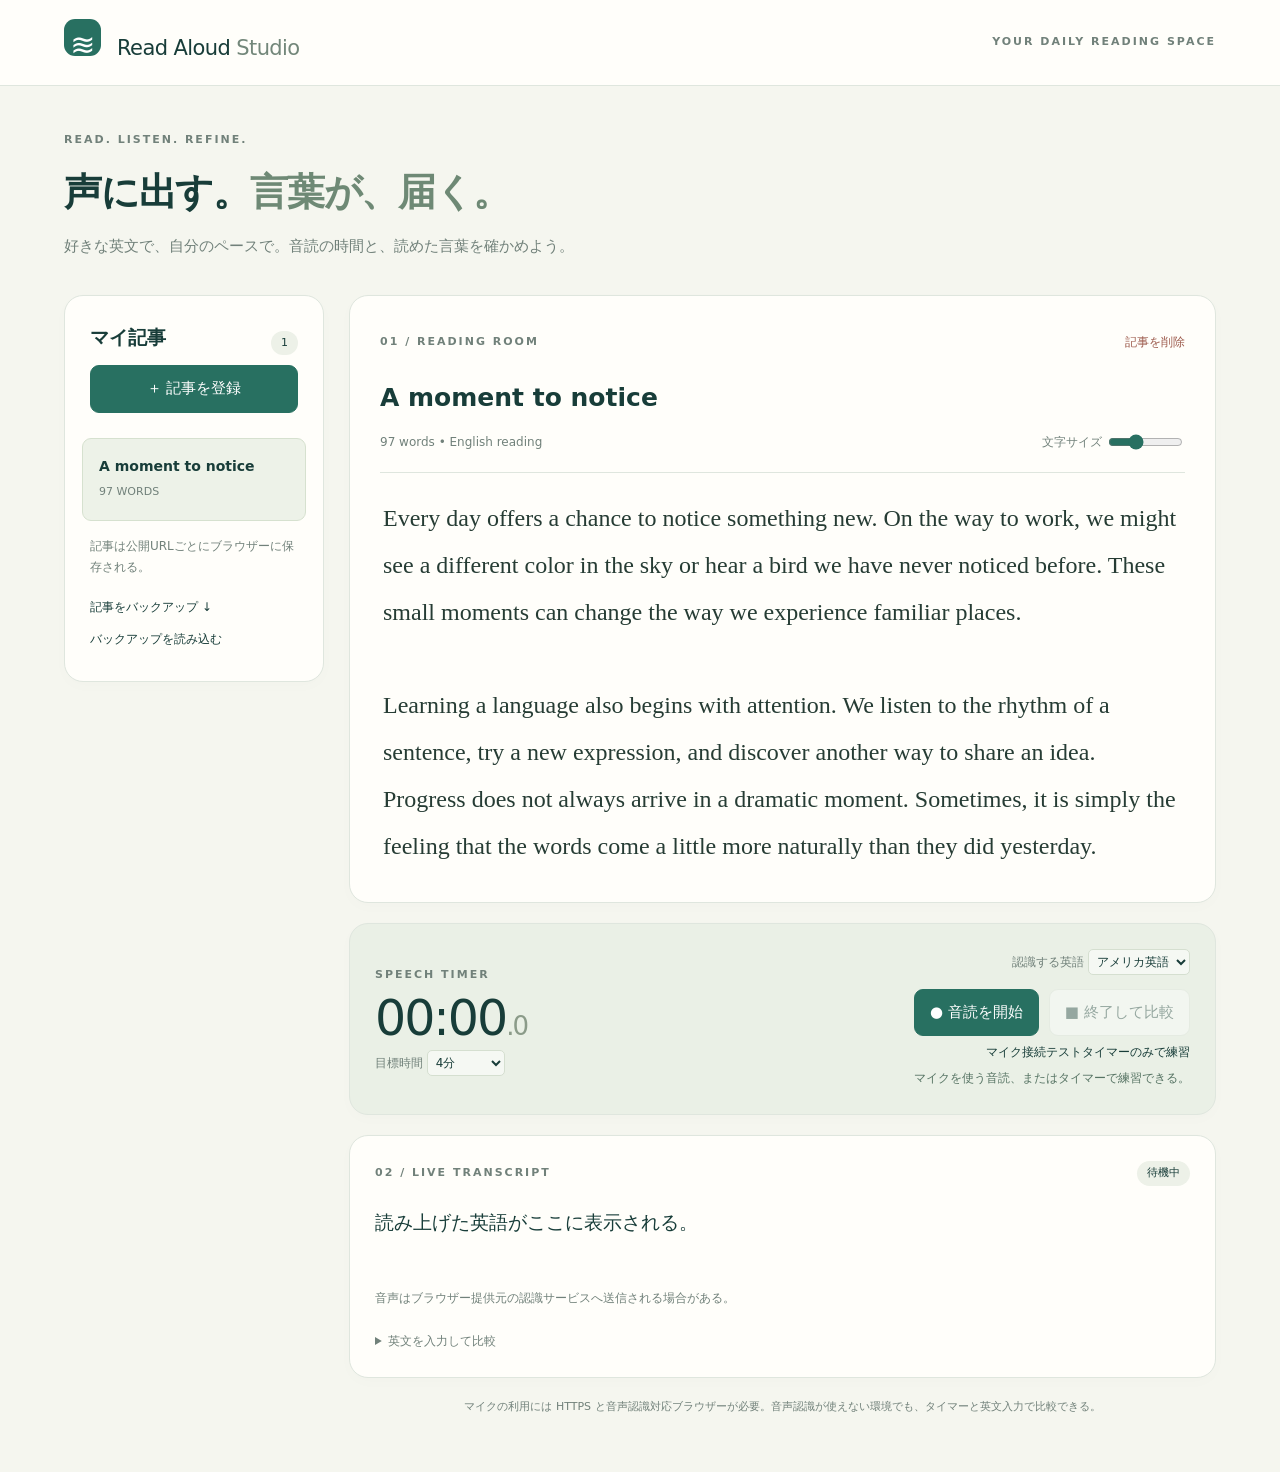
<file: index.html>
<!doctype html><html lang="ja"><head><meta charset="UTF-8"><meta name="viewport" content="width=device-width,initial-scale=1"><title>Read Aloud Studio — 米語の読み上げ</title><link rel="stylesheet" href="./style.css?v=10"></head><body>
<header><a class="brand" href="./"><span class="brand-icon">≋</span> Read Aloud <b>Studio</b></a><span class="tag">YOUR DAILY READING SPACE</span></header>
<main><div class="intro"><div class="eyebrow">READ. LISTEN. REFINE.</div><h1>声に出す。<span>言葉が、届く。</span></h1><p>好きな英文で、自分のペースで。音読の時間と、読めた言葉を確かめよう。</p></div>
<div class="layout"><aside class="panel"><div class="row"><h2>マイ記事</h2><span id="count" class="badge"></span></div><button id="add" class="primary wide">＋ 記事を登録</button><div id="articles"></div><p class="small">記事は公開URLごとにブラウザーに保存される。<span id="storageStatus" role="status"></span></p><button id="export" class="quiet">記事をバックアップ ↓</button><label class="quiet file">バックアップを読み込む<input id="import" type="file" accept="application/json,.json" hidden></label></aside>
<section class="workspace"><div class="panel reader"><div class="row"><span class="eyebrow">01 / READING ROOM</span><button id="delete" class="quiet danger">記事を削除</button></div><h2 id="title"></h2><div class="row metadata"><span id="words"></span><label>文字サイズ <input id="font" type="range" min="18" max="36" value="24"></label></div><div id="passage" lang="en"></div><div id="empty" hidden>「記事を登録」から、練習する英文を追加。</div></div>
<div class="panel controls"><div><span class="eyebrow">SPEECH TIMER</span><div id="timer">00:00<span>.0</span></div><label class="small">目標時間 <select id="target"><option value="0">設定なし</option><option value="60">1分</option><option value="120">2分</option><option value="180">3分</option><option value="240" selected>4分</option><option value="300">5分</option></select></label><p id="targetNote" class="small"></p></div><div class="action"><label class="small">認識する英語 <select id="language"><option value="en-US">アメリカ英語</option><option value="en-GB">イギリス英語</option></select></label><div class="buttons"><button id="start" class="primary">● 音読を開始</button><button id="stop" disabled>■ 終了して比較</button></div><button id="resumeSpeech" type="button" hidden>聞き取りを再開</button><button id="micTest" type="button" class="quiet">マイク接続テスト</button><button id="openDirect" type="button" class="quiet" hidden>別タブで開く</button><button id="timerOnly" class="quiet">タイマーのみで練習</button><div id="status" role="status">練習機能を読み込み中。この表示が続く場合は、公開フォルダーに studio-v10.js があるか確認してほしい。</div></div></div>
<div class="panel"><div class="row"><span class="eyebrow">02 / LIVE TRANSCRIPT</span><span class="badge" id="live">待機中</span></div><div id="transcript" lang="en">読み上げた英語がここに表示される。</div><p class="small">音声はブラウザー提供元の認識サービスへ送信される場合がある。</p><details id="manual" hidden>
<summary>英文を入力して比較</summary>
<form id="manualForm"><label for="manualText">端末の音声入力で書き起こした英文や、手入力した英文を使える。</label>
<textarea id="manualText" rows="4" maxlength="24000" lang="en" required></textarea>
<button type="submit">入力した英文を比較</button></form></details></div>
<div id="results" class="panel" hidden><div class="eyebrow">03 / YOUR SESSION</div><h2>今回の音読</h2><div class="stats"><div><strong id="score">—</strong><span>原文との一致率（％）</span></div><div><strong id="wpm">—</strong><span>認識語数 / 分（WPM）</span></div></div><p class="small">読み直しや小さな認識の違いを気にせず、音読を続けよう。</p><details><summary>点数について</summary><p>一致と判定した原文の単語数 ÷ 原文の単語数 × 100。発音そのものの正確さを測定した値ではない。WPMは認識語数÷経過分数（沈黙を含む）。</p></details><h3>文ごとの対比</h3><p class="small">書き起こしを原文の順序に合わせて文ごとに表示する。</p><p id="modelSpeechStatus" class="small" role="status"></p><ol id="sentenceScores"></ol></div>
<p class="footnote">マイクの利用には HTTPS と音声認識対応ブラウザーが必要。音声認識が使えない環境でも、タイマーと英文入力で比較できる。</p></section></div></main>
<section id="editor" hidden><form id="articleForm"><div class="row"><h2>練習する記事を登録</h2><button type="button" id="cancel" class="quiet">閉じる ×</button></div><label>タイトル<input id="newTitle" maxlength="120" required placeholder="例：明日のスピーチ"></label><label>英文<textarea id="newText" rows="10" required placeholder="英日混在の原稿も貼り付け可能（英文2,000語まで）"></textarea></label><label class="split-option"><input id="splitArticle" type="checkbox" checked>40〜80語程度に分けて一括登録</label><p class="small" id="formNote">英語の文章をそのまま登録できる。</p><button class="primary wide" type="submit">記事を保存</button></form></section><noscript>練習機能を使うには JavaScript を有効にして、このページを開いてほしい。</noscript>
<script>window.addEventListener('error',function(e){var n=document.getElementById('status');if(n)n.textContent='実行エラー: '+(e.message||'ファイルを読み込めない');},true);window.addEventListener('unhandledrejection',function(e){document.getElementById('status').textContent='処理エラー: '+String(e.reason);});</script><script src="./studio-v10.js" defer></script></body></html>
</file>
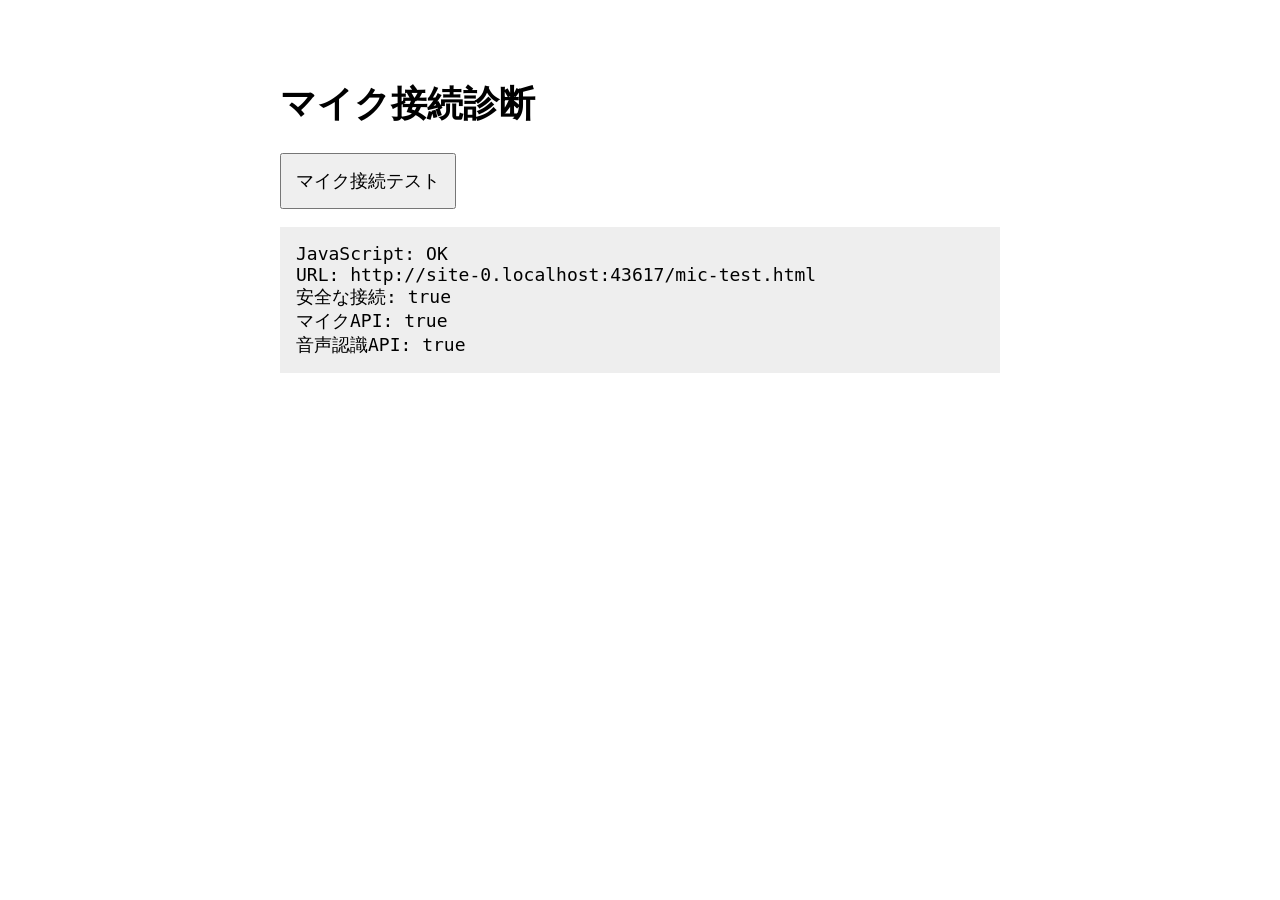
<file: mic-test.html>
<!doctype html><html lang="ja"><meta charset="utf-8"><meta name="viewport" content="width=device-width,initial-scale=1"><title>マイク診断</title><style>body{font:18px system-ui;max-width:720px;margin:40px auto;padding:16px}button{font:inherit;padding:14px}pre{white-space:pre-wrap;background:#eee;padding:16px}</style><h1>マイク接続診断</h1><button id="test">マイク接続テスト</button><pre id="out">JavaScriptがまだ実行されていない</pre><script>
(function(){var out=document.getElementById('out');function log(s){out.textContent+='\n'+s;}out.textContent='JavaScript: OK';log('URL: '+location.href);log('安全な接続: '+window.isSecureContext);log('マイクAPI: '+!!(navigator.mediaDevices&&navigator.mediaDevices.getUserMedia));log('音声認識API: '+!!(window.SpeechRecognition||window.webkitSpeechRecognition));document.getElementById('test').onclick=async function(){log('ボタン反応: OK');try{if(!navigator.mediaDevices||!navigator.mediaDevices.getUserMedia)throw Error('マイクAPIなし');log('マイク許可を要求中…');var stream=await navigator.mediaDevices.getUserMedia({audio:true});log('マイク接続: OK');stream.getAudioTracks().forEach(function(t){log('マイク名: '+t.label);t.stop();});}catch(e){log('エラー: '+e.name+' / '+e.message);}};})();
</script></html>
</file>
<file: style.css>
:root{--ink:#183d39;--muted:#71817a;--green:#287061;--line:#dfe6de;--paper:#fffefa}*{box-sizing:border-box}body{margin:0;background:#f5f6ef;color:var(--ink);font:15px/1.7 system-ui,-apple-system,sans-serif}header{height:86px;border-bottom:1px solid var(--line);padding:0 5%;display:flex;align-items:center;justify-content:space-between;background:var(--paper)}.brand{font-size:21px;text-decoration:none;color:var(--ink);letter-spacing:-.6px}.brand b{font-weight:400;color:#73877a}.brand-icon{display:inline-grid;place-items:center;background:var(--green);color:white;border-radius:11px;width:37px;height:37px;margin-right:10px;font-size:30px}.tag,.eyebrow{font-size:11px;letter-spacing:2px;font-weight:650;color:var(--muted)}main{max-width:1360px;margin:auto;padding:45px 5%}.intro{margin-bottom:35px}h1{font-size:38px;font-weight:600;letter-spacing:-1.2px;margin:10px 0}h1 span{color:#6e8975}.intro p{color:var(--muted);margin:0}.layout{display:grid;grid-template-columns:260px minmax(0,1fr);gap:25px;align-items:start}.panel{background:var(--paper);border:1px solid var(--line);border-radius:19px;padding:25px;margin-bottom:20px;box-shadow:0 4px 16px #1a403604}.row{display:flex;justify-content:space-between;align-items:center;gap:12px}h2{font-size:19px;margin:0 0 12px}h3{font-size:16px}.badge{background:#edf1e8;border-radius:20px;font-size:11px;padding:3px 10px;white-space:nowrap}button,select,input,textarea{font:inherit}button,.file{cursor:pointer;border:1px solid var(--line);border-radius:9px;padding:10px 15px;background:white;color:var(--ink)}button:hover{background:#eef3eb}button:focus-visible,a:focus-visible,input:focus-visible,textarea:focus-visible,select:focus-visible{outline:3px solid #cea862;outline-offset:3px}.primary{background:var(--green);color:white;border-color:var(--green)}.primary:hover{background:#1c594c}.wide{width:100%}.quiet{border:0;background:transparent;font-size:12px;padding:6px 0}.danger{color:#9d5b4d}button:disabled{opacity:.4;cursor:default}.small{font-size:12px;color:var(--muted);line-height:1.8}.file{display:block}.article{width:100%;text-align:left;margin-top:10px;padding:16px;border-color:transparent;background:transparent}.article.selected{background:#edf2e8;border-color:#d6e1cf}.article strong{display:block;font-size:14px}.article span{font-size:11px;color:var(--muted)}#articles{margin:15px -8px;max-height:410px;overflow:auto}.reader{padding:30px}#title{font-size:25px;margin-top:19px}.metadata{font-size:12px;color:var(--muted);padding-bottom:20px;border-bottom:1px solid var(--line)}input[type=range]{width:75px;accent-color:var(--green);vertical-align:middle}#passage{font:24px/1.95 Georgia,serif;white-space:pre-wrap;max-height:440px;overflow:auto;padding:22px 3px 2px;color:#263c34}.controls{display:flex;justify-content:space-between;gap:20px;align-items:center;background:#eaf0e6}#timer{font-size:49px;line-height:1.3;font-variant-numeric:tabular-nums;letter-spacing:-2px}#timer span{font-size:26px;color:#8b9b89}.action{text-align:right}.buttons{display:flex;gap:10px;margin-top:14px}select{border:1px solid #d5dfd0;border-radius:5px;padding:4px;background:#ffffff88;color:var(--ink);font-size:12px}#status{font-size:12px;color:#577464;max-width:360px}#transcript{font:19px/1.8 Georgia,serif;min-height:90px;padding:20px 0;white-space:pre-wrap}#transcript em{color:#94a191}audio{width:100%;margin-top:10px}.stats{display:grid;grid-template-columns:repeat(3,1fr);gap:10px;margin:22px 0 30px}.stats>div{background:#f2f4eb;padding:20px;border-radius:12px}.stats strong{display:block;font-size:37px;font-weight:500}.stats span{font-size:11px;color:var(--muted)}table{width:100%;border-collapse:collapse;text-align:left;font-size:13px}th,td{padding:12px;border-bottom:1px solid var(--line)}th{color:var(--muted);font-weight:500}.tablewrap{overflow:auto}details{margin-top:22px;font-size:12px;color:var(--muted)}summary{cursor:pointer}.footnote{font-size:11px;color:var(--muted);text-align:center}dialog{border:1px solid var(--line);border-radius:18px;width:min(580px,93vw);padding:28px;background:var(--paper);color:var(--ink)}dialog::backdrop{background:#13382c66;backdrop-filter:blur(3px)}form label{display:block;font-size:13px;margin:15px 0}form input,textarea{display:block;width:100%;margin-top:8px;padding:12px;border:1px solid var(--line);border-radius:8px;background:white;color:var(--ink)}textarea{resize:vertical}#targetNote{margin:0;color:#a36537}[hidden]{display:none!important}@media(max-width:850px){.layout{grid-template-columns:1fr}aside.panel{margin-bottom:0}#articles{display:flex;max-height:160px}.article{min-width:180px}.tag{display:none}.controls{flex-wrap:wrap}.action{text-align:left}.stats strong{font-size:30px}h1{font-size:29px}main{padding:28px 5%}.reader,.panel{padding:20px}.stats>div{padding:12px}.buttons{flex-wrap:wrap}header{height:72px}}

.stats{grid-template-columns:repeat(2,minmax(0,1fr))}


#sentenceScores { padding-left: 1.5rem; }
#sentenceScores li { padding: .65rem 0; border-bottom: 1px solid var(--line); }
#sentenceScores .sentence-score { display: inline-block; margin-bottom: .45rem; }
.sentence-columns { display: grid; grid-template-columns: repeat(2, minmax(0, 1fr)); gap: .65rem; }
.sentence-columns > div { padding: .65rem .8rem; background: #f6f8fa; border-radius: .6rem; min-width: 0; }
.sentence-columns b { font-size: .8rem; }
.sentence-columns p { margin: .3rem 0 0; overflow-wrap: anywhere; }
@media (max-width: 520px) { .sentence-columns { grid-template-columns: 1fr; } }

.model-speech { margin-top: .5rem; min-height: 44px; font-size: .85rem; }
#modelSpeechStatus:empty { display: none; }

#editor .split-option { display: flex; align-items: center; gap: .5rem; }
#editor .split-option input { width: auto; margin: 0; }

[hidden]{display:none!important}
#editor{position:fixed;inset:0;z-index:2;display:grid;place-items:center;overflow:auto;padding:12px;background:#13382c66}
#articleForm{border:1px solid var(--line);border-radius:18px;width:min(580px,100%);max-height:95vh;overflow:auto;padding:clamp(14px,4vw,28px);background:var(--paper);color:var(--ink)}
#manualText{display:block;width:100%;margin:8px 0}
#storageStatus{display:block;color:var(--ink)}
</file>
